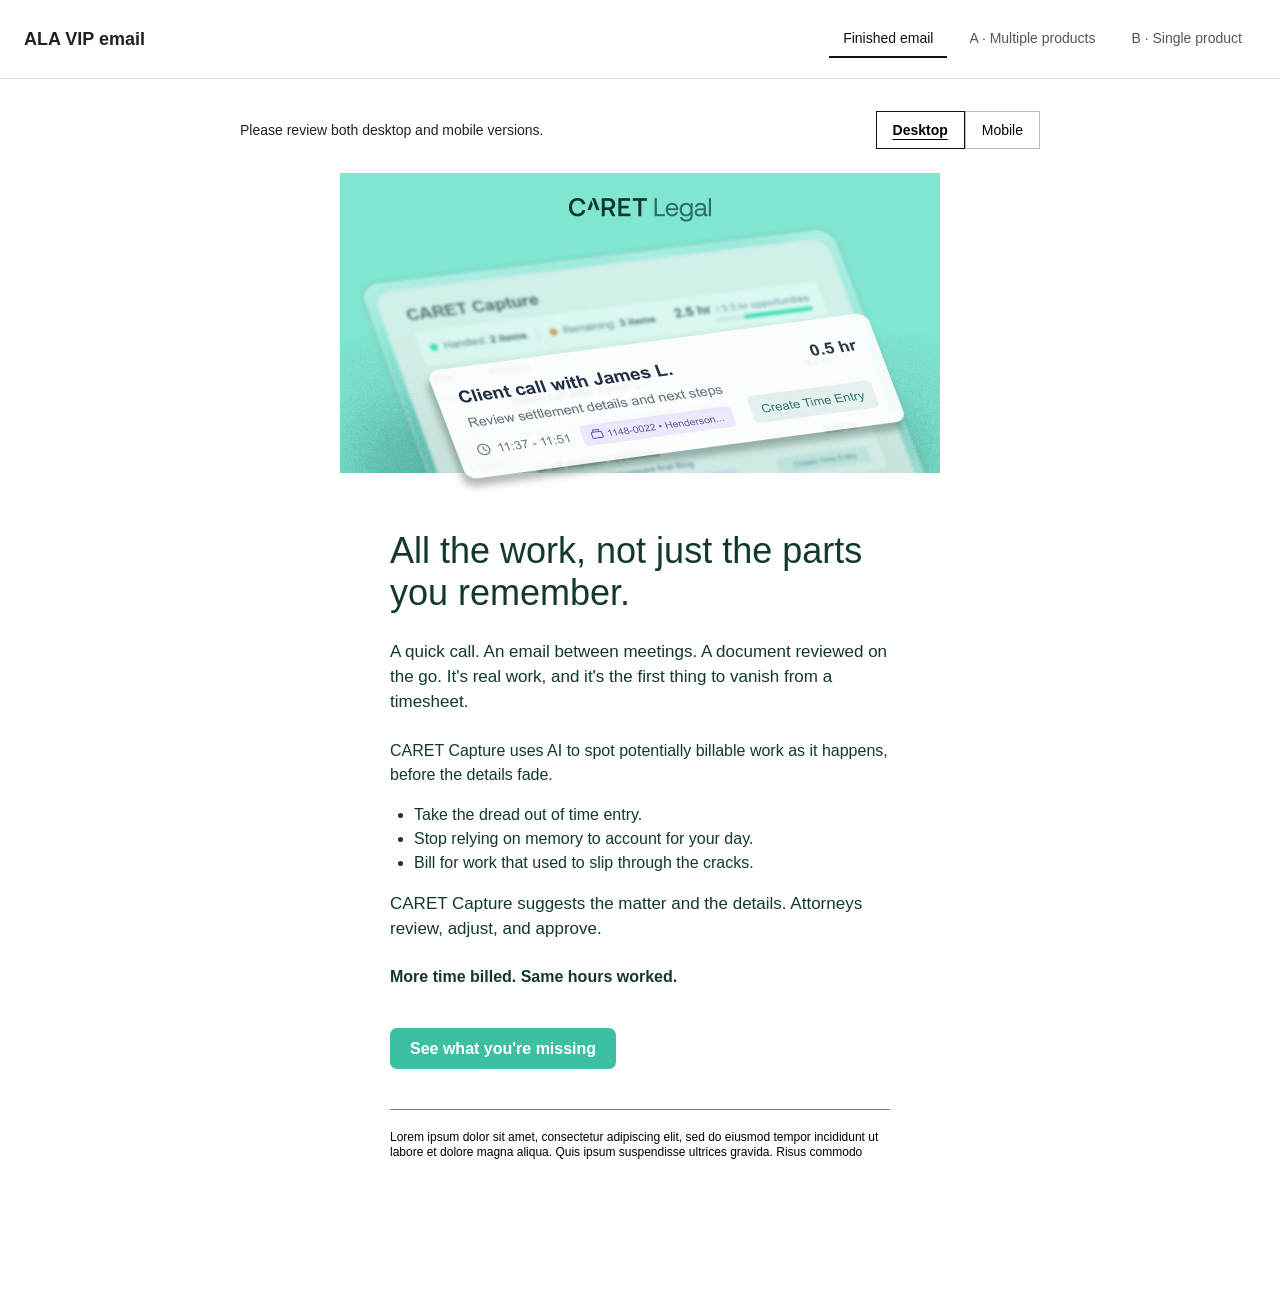
<file: index.html>
<!doctype html>
<html lang="en">
<head>
<meta charset="utf-8"><meta name="viewport" content="width=device-width, initial-scale=1">
<title>ALA VIP email review</title>
<meta name="description" content="ALA VIP email mockups: multiple products and single product.">
<link rel="icon" type="image/svg+xml" href="data:image/svg+xml,%3Csvg xmlns='http://www.w3.org/2000/svg' viewBox='0 0 32 32'%3E%3Crect x='3' y='7' width='26' height='18' rx='2' fill='white' stroke='%23222' stroke-width='2'/%3E%3Cpath d='m4 8 12 10L28 8' fill='none' stroke='%23222' stroke-width='2'/%3E%3C/svg%3E">
<link rel="stylesheet" href="styles.css?v=2">
</head>
<body>
<header><h1>ALA VIP email</h1><nav aria-label="Email mockups"><a href="#finished" aria-current="page">Finished email</a><a href="#a">A · Multiple products</a><a href="#b">B · Single product</a></nav></header>
<main><section id="finished" data-view><div class="preview-controls"><p>Please review both desktop and mobile versions.</p><div role="group" aria-label="Email preview size"><button type="button" data-size="800" aria-pressed="true">Desktop</button><button type="button" data-size="480" aria-pressed="false">Mobile</button></div></div><div class="frame-scroll"><iframe id="email-preview" src="email/capture-v1.html" title="Finished ALA VIP email — desktop preview" style="width:800px" sandbox="allow-same-origin"></iframe></div></section><figure id="a" data-view hidden><figcaption>A · Multiple products</figcaption><img src="images/multiple-products-v1.png" width="600" height="1100" alt="ALA VIP email mockup A featuring multiple products"></figure><figure id="b" data-view hidden><figcaption>B · Single product</figcaption><img src="images/single-product-v1.png" width="600" height="790" alt="ALA VIP email mockup B featuring a single product"></figure></main>
<script src="script.js?v=2"></script>
</body></html>
</file>
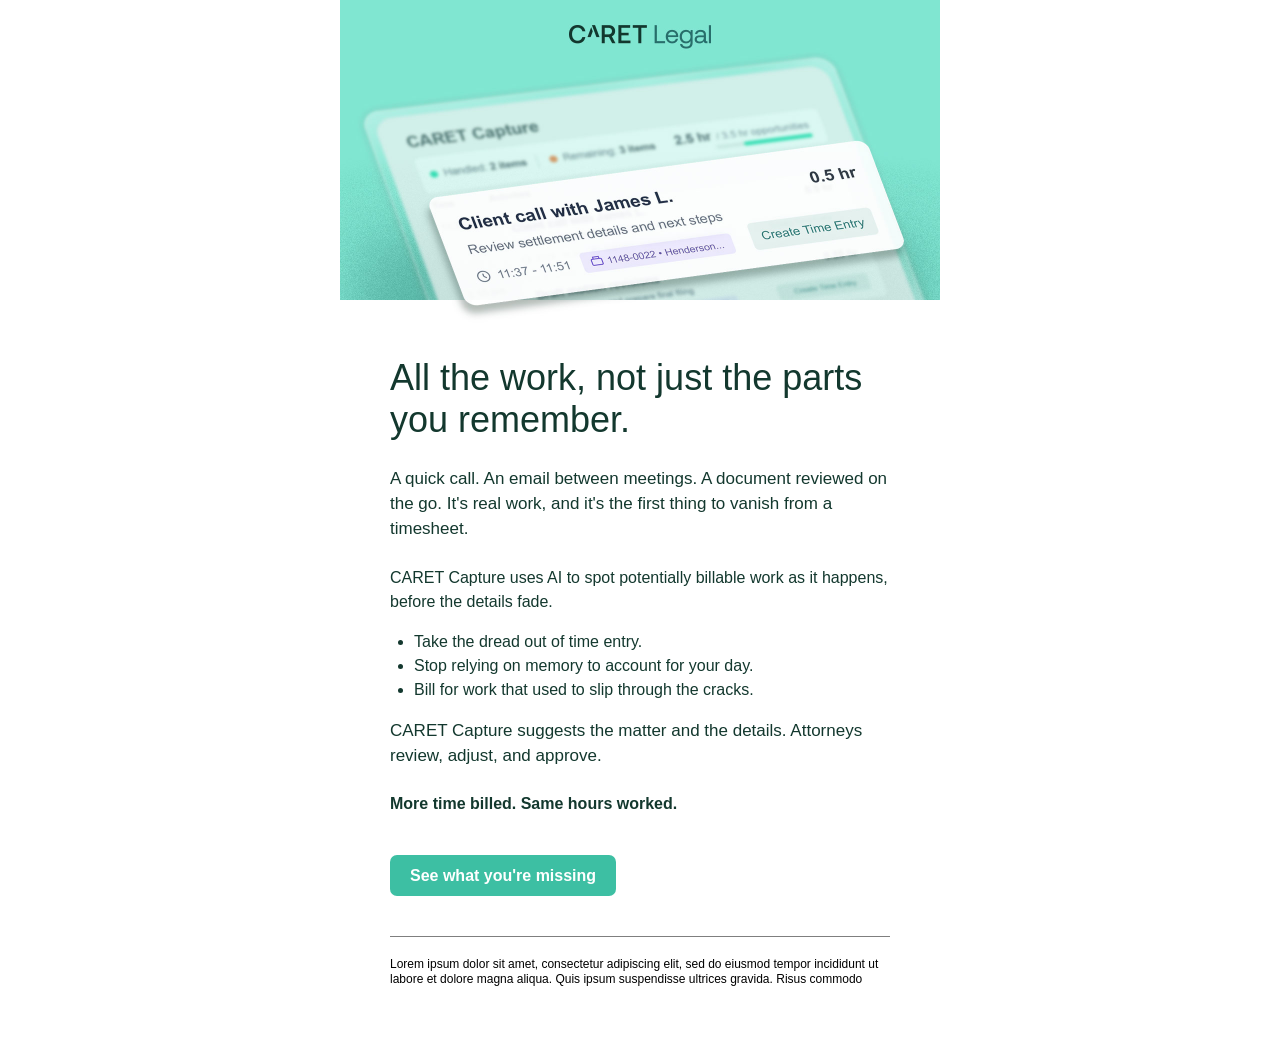
<file: email/capture-v1.html>
<!DOCTYPE html PUBLIC "-//W3C//DTD XHTML 1.0 Transitional//EN" "http://www.w3.org/TR/xhtml1/DTD/xhtml1-transitional.dtd">
<html xmlns:v="urn:schemas-microsoft-com:vml" dir="ltr">
  <head>
    <meta content="text/html; charset=utf-8" http-equiv="Content-Type">
    <title></title>
</head>
<body style="-ms-text-size-adjust:none; -webkit-text-size-adjust:none; background-color:#ffffff; font-family:Roboto, Helvetica, sans-serif; margin:0; padding:0; width:100%" >

<style type="text/css">
    /* prevent blue ios links */
    .ios-links a {
    color: #757575 !important;
    text-decoration: none !important;
    border: none !important;
    }
    .lt-grey-ios-links a {
      color: #9A9A9A !important;
      text-decoration: none !important;
      border: none !important;
    }
    .black-ios-links {
      color: #222222 !important;
      text-decoration: none !important;
      border: none !important;
    }
    .ios-footer-link a {
      color: #898989 !important;
      text-decoration: none !important;
      border: none !important;
    }
    /* prevent unwanted styles in Outlook.com */
    a.footer-link {
    color: #898989 !important;
    text-decoration: none !important;
    }
    a.grey-link {
    color: #757575 !important;
    text-decoration: none !important;
    }
    a.lt-grey-link {
    color: #9A9A9A !important;
    text-decoration: none !important;
    }
    a.black-link {
    color: #222222 !important;
    text-decoration: none !important;
    }
    .hero-img-mobile {
      display: none !important;
    }

@media only screen and (min-width: 320px) and (max-width: 600px) {
    body {
        }
    #master-table {
        width: 480px !important;
        background-color: #ffffff !important;
        }
    #ios-gmail-fix {
        display: none !important;
        font-size: 0 !important;
        line-height: 0 !important;
        padding: 0 !important;
        }
    #gmail-fix {
        display: none !important;
        font-size: 0 !important;
        line-height: 0 !important;
        padding: 0 !important;
        }
    .transparent-png {
        font-size: 80px !important;
        display: none !important;
        line-height: 16px !important;
        height: 80px !important;
        width: 80px !important;
        }
    .desktop-only {
        display: none !important;
        font-size: 0 !important;
        max-height: 0 !important;
        line-height: 0 !important;
        padding: 0 !important;
        }
    .mobile-only {
        display: inline !important;
        font-size: 14px !important;
        max-height: none !important;
        line-height: 24px !important;
        font-family: Arial, Helvetica, san-serif !important;
        font-weight: normal !important;
        }
      .first-card {
        max-width: 400px !important;
      }
}
@media only screen and (max-width: 600px) {
    .hero-img {
      display: none !important;
    }
    .hero-img-mobile {
      display: block !important;
    }
}
</style>

<div id="wrapper" style="-ms-text-size-adjust:100%; -webkit-text-size-adjust:100%; background-color:#ffffff; margin:0 auto; text-align:center; width: 100%; max-width: 600px;" bgcolor="#ffffff" align="center">
    <table id="master-table" style="background-color:#ffffff; border:none; border-collapse:collapse; border-spacing:0; cellpadding:0; cellspacing:0; margin:0 auto; mso-table-lspace:0; mso-table-rspace:0; padding:0; text-align:center; width: 100%; max-width: 600px;" bgcolor="#f5f5f5" align="center">
      <tr>
        <td style="box-sizing:border-box; line-height:0; padding:0">
          <center>
          <table class="overlay-table" style="border:0; border-collapse:collapse; cellpadding:0; cellspacing:0; margin:0 auto; mso-table-lspace:0; mso-table-rspace:0; width: 100%; max-width: 600px;">
            <tr>
              <td class="content" style="width: 100%; max-width: 600px; box-sizing:border-box; line-height:0; padding:0; text-align:center"  align="center">
                <table style="border:0; border-collapse:collapse; cellpadding:0; cellspacing:0; margin:0 auto; mso-table-lspace:0; mso-table-rspace:0; width: 100%; max-width: 600px;">
                  <tr>
                    <td class="center" style="-premailer-align:center; box-sizing:border-box; line-height:0; padding:0; text-align:center; background-color: #ffffff;" align="center">
                      <img class="hero-img" src="hero-desktop-v1.jpg" alt="" style="height:auto; margin:0; padding:0; width: 100%;" height="auto">
                      <img class="hero-img-mobile" src="hero-mobile-v1.jpg" alt="" style="height:auto; margin:0; padding:0; width: 100%;" height="auto">
                    </td>
                  </tr>
                  <tr>
                    <td class="center" style="-premailer-align:center; box-sizing:border-box; line-height:0; padding:0; text-align:center; background-color: #ffffff; height: 32px;" align="center"></td>
                  </tr>
                  <tr>
                    <td align="center" style="box-sizing:border-box; line-height:0; margin:0 auto; padding:0">
                      <table class="first-card" style="width: 96%; max-width: 500px; background-color: #ffffff; border:0; border-collapse:collapse; cellpadding:0; cellspacing:0; margin:0 auto; mso-table-lspace:0; mso-table-rspace:0" bgcolor="#ffffff">
                        <tr>
                          <td class="headline center" style="-premailer-align:center; box-sizing: border-box; color: #13382e; font-family: Arial, Helvetica, sans-serif !important; font-size: 36px; line-height: 42px; padding: 0; text-align: left;">All the work, not just the parts you remember.</td>
                        </tr>
                        <tr>
                          <td style="box-sizing:border-box; line-height:0; padding:0; background-color: #ffffff; height: 25px;">&nbsp;</td>
                        </tr>
                        <tr>
                          <td class="headline center" style="-premailer-align:center; box-sizing: border-box; color: #13382e; font-family: Arial, Helvetica, sans-serif !important; font-size: 17px; line-height: 25px; padding: 0; text-align: left;">A quick call. An email between meetings. A document reviewed on the go. It's real work, and it's the first thing to vanish from a timesheet.</td>
                        </tr>
                        <tr>
                          <td style="box-sizing:border-box; line-height:0; padding:0; background-color: #ffffff; height: 25px;">&nbsp;</td>
                        </tr>
                        <tr>
                          <td class="headline center" style="-premailer-align:center; box-sizing: border-box; color: #13382e; font-family: Arial, Helvetica, sans-serif !important; font-size: 16px; line-height: 24px; padding: 0; text-align: left;" align="center">
                            CARET Capture uses AI to spot potentially billable work as it happens, before the details fade.
                            <br>
                            <ul style="margin-left: 0; padding: 0 0 0 14px;">
                              <li style="margin-left: 10px;">Take the dread out of time entry.</li>
                              <li style="margin-left: 10px;">Stop relying on memory to account for your day.</li>
                              <li style="margin-left: 10px;">Bill for work that used to slip through the cracks.</li>
                            </ul>
                            <span style="font-size: 17px; line-height: 25px;">CARET Capture suggests the matter and the details. Attorneys review, adjust, and approve.</span>
                            <br>
                            <br>
                            <strong>More time billed. Same hours worked.</strong><br>
                            <br>
                            <br>
                            <a href="#" style="border-radius: 7px; padding: 12px 20px; color: #ffffff; background-color: #3dbfa3; text-decoration: none;"><strong>See what you're missing</strong></a>
                            <br>
                            <br>
                            <br>
                            <table style="width: 100%; max-width: 600px; border:0; border-collapse:collapse; cellpadding:0; cellspacing:0; mso-table-lspace:0; mso-table-rspace:0; text-align:center" align="center">
                              <tr>
                                <td style="line-height:0; margin:0; padding:0; background-color: #7f7f7f;" height="1">&nbsp;</td>
                              </tr>
                              <tr>
                                <td style="line-height:0; margin:0; padding:0; background-color: #ffffff;" height="20">&nbsp;</td>
                              </tr>
                              <tr>
                                <td style="line-height:0; margin:0; padding:0; background-color: #ffffff; color: #000000; font-size: 12px; line-height: 15px; text-align:left;">
                                  Lorem ipsum dolor sit amet, consectetur adipiscing elit, sed do eiusmod tempor incididunt ut labore et dolore magna aliqua. Quis ipsum suspendisse ultrices gravida. Risus commodo 
                                </td>
                              </tr>
                            </table>
                          </td>
                        </tr>
                      </table>
                    </td>
                  </tr>
                  <tr>
                    <td class="spacer-xsm-aux-2" style="-premailer-height:16; -premailer-width:100%; box-sizing:border-box; line-height:0; padding:0" height="16" width="100%"></td>
                  </tr>
                  <tr>
                    
                  </tr>
                  <tr>
                    <td class="spacer-xsm-aux-2" style="-premailer-height:16; -premailer-width:100%; box-sizing:border-box; line-height:0; padding:0" height="16" width="100%"></td>
                  </tr>
                  <tr>
                    <td class="spacer-xsm-aux-2" style="-premailer-height:16; -premailer-width:100%; box-sizing:border-box; line-height:0; padding:0" height="16" width="100%"></td>
                  </tr>
                </table>
              </td>
              <!--<td class="gutter">&nbsp;</td>-->
            </tr>
          </table>
          </center>
        </td>
      </tr>
      <tr>
        <td class="spacer-xsm-aux-2" style="-premailer-height:16; -premailer-width:100%; box-sizing:border-box; line-height:0; padding:0" height="16" width="100%">&nbsp;</td>
      </tr>
    </table>
    <table id="gmail-fix" style="-premailer-align:center; -premailer-height:1; width: 100%; max-width: 600px; border:0; border-collapse:collapse; cellpadding:0; cellspacing:0; mso-table-lspace:0; mso-table-rspace:0; text-align:center" align="center" height="1">
      <tr>
        <td style="-premailer-height:1; -premailer-width:80; line-height:0; margin:0; padding:0" height="1" width="80">
          <img src="[data-uri]" style="-premailer-height:1; -premailer-width:80; margin:0 auto; padding:0" height="1" width="80">
        </td>
        <td style="-premailer-height:1; -premailer-width:80; line-height:0; margin:0; padding:0" height="1" width="80">
          <img src="[data-uri]" style="-premailer-height:1; -premailer-width:80; margin:0 auto; padding:0" height="1" width="80">
        </td>
        <td style="-premailer-height:1; -premailer-width:80; line-height:0; margin:0; padding:0" height="1" width="80">
          <img src="[data-uri]" style="-premailer-height:1; -premailer-width:80; margin:0 auto; padding:0" height="1" width="80">
        </td>
        <td style="-premailer-height:1; -premailer-width:80; line-height:0; margin:0; padding:0" height="1" width="80">
          <img src="[data-uri]" style="-premailer-height:1; -premailer-width:80; margin:0 auto; padding:0" height="1" width="80">
        </td>
        <td style="-premailer-height:1; -premailer-width:80; line-height:0; margin:0; padding:0" height="1" width="80">
          <img src="[data-uri]" style="-premailer-height:1; -premailer-width:80; margin:0 auto; padding:0" height="1" width="80">
        </td>
        <td style="-premailer-height:1; -premailer-width:80; line-height:0; margin:0; padding:0" height="1" width="80">
          <img src="[data-uri]" style="-premailer-height:1; -premailer-width:80; margin:0 auto; padding:0" height="1" width="80">
        </td>
      </tr>
    </table>
</div>
</body>
</html>
</file>
<file: styles.css>
*{box-sizing:border-box}body{margin:0;background:#fff;color:#222;font-family:Arial,Helvetica,sans-serif}header{border-bottom:1px solid #ddd;padding:20px 24px;display:flex;align-items:center;justify-content:space-between;gap:20px;flex-wrap:wrap}h1{font-size:18px;margin:0;font-weight:600}nav{display:flex;gap:8px;flex-wrap:wrap}nav a{display:inline-block;padding:10px 14px;color:#555;text-decoration:none;border-bottom:2px solid transparent;font-size:14px}nav a[aria-current=page]{color:#111;border-bottom-color:#111}nav a:focus-visible{outline:2px solid #222;outline-offset:3px}main{padding:32px 20px 48px}figure{margin:0 auto;max-width:600px}img{display:block;width:100%;height:auto}figcaption{font-size:16px;font-weight:600;margin:0 0 24px}figure[hidden]{display:none}@media(max-width:600px){header{padding:16px}nav a{padding:10px 8px}main{padding:24px 12px}}
[data-view][hidden]{display:none}.preview-controls{max-width:800px;margin:0 auto 24px;display:flex;justify-content:space-between;align-items:center;gap:16px;flex-wrap:wrap}.preview-controls p{font-size:14px;margin:0}.preview-controls button{font:inherit;font-size:14px;background:white;border:1px solid #bbb;padding:10px 16px;cursor:pointer}.preview-controls button[aria-pressed="true"]{border-color:#111;font-weight:bold;text-decoration:underline;text-underline-offset:4px}.frame-scroll{overflow-x:auto}iframe{display:block;margin:0 auto;border:0;height:1100px;max-width:none}button:focus-visible{outline:2px solid #111;outline-offset:3px}
</file>
